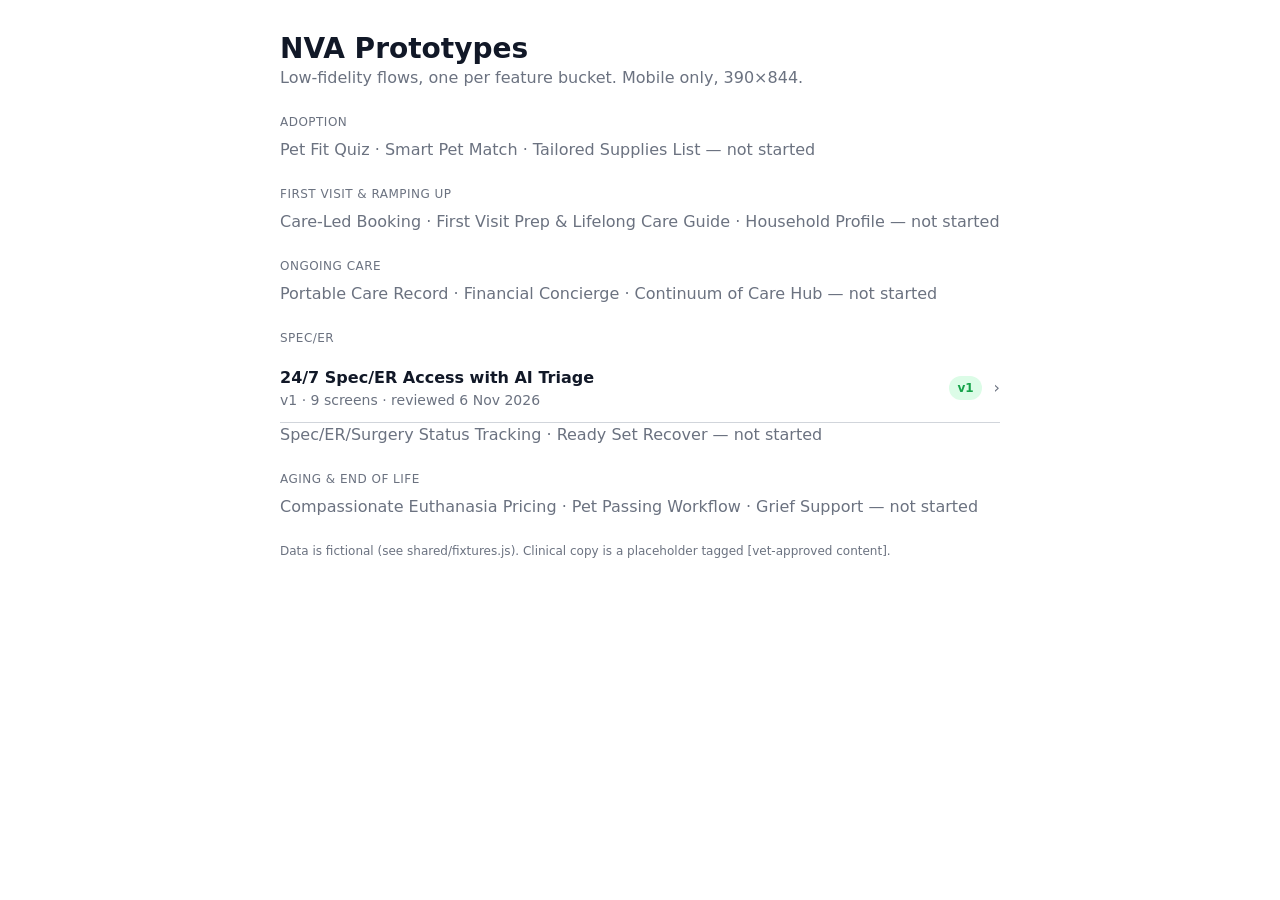
<file: index.html>
<!doctype html>
<html lang="en">
<head>
<meta charset="utf-8">
<meta name="viewport" content="width=device-width, initial-scale=1">
<title>NVA Prototypes</title>
<link rel="stylesheet" href="shared/tokens.css">
<link rel="stylesheet" href="shared/components.css">
<style>
  html, body { margin: 0; background: var(--bg); color: var(--fg); font: var(--t-body); }
  body { padding: 32px max(16px, env(safe-area-inset-left, 0px)) 64px max(16px, env(safe-area-inset-right, 0px)); }
  main { max-width: 720px; margin: 0 auto; display: flex; flex-direction: column; gap: 24px; }
  .stage-h { font: var(--t-caption); color: var(--muted); text-transform: uppercase; letter-spacing: .04em; margin-bottom: 8px; }
  a.flow { display: flex; align-items: center; gap: 12px; padding: 12px 0; border-bottom: 1px solid var(--border); color: inherit; text-decoration: none; }
  a.flow:last-child { border-bottom: 0; }
  a.flow .n { flex: 1; min-width: 0; }
  a.flow .chev { color: var(--muted); }
  .todo { color: var(--muted); }
</style>
</head>
<body>
<main>
  <div><h1>NVA Prototypes</h1><p class="muted">Low-fidelity flows, one per feature bucket. Mobile only, 390×844.</p></div>

  <section><div class="stage-h">Adoption</div>
    <div class="flow todo">Pet Fit Quiz · Smart Pet Match · Tailored Supplies List — not started</div></section>

  <section><div class="stage-h">First Visit & Ramping Up</div>
    <div class="flow todo">Care-Led Booking · First Visit Prep & Lifelong Care Guide · Household Profile — not started</div></section>

  <section><div class="stage-h">Ongoing Care</div>
    <div class="flow todo">Portable Care Record · Financial Concierge · Continuum of Care Hub — not started</div></section>

  <section><div class="stage-h">Spec/ER</div>
    <a class="flow" href="flows/spec-er/01-ai-triage/"><span class="n"><b>24/7 Spec/ER Access with AI Triage</b><div class="secondary muted">v1 · 9 screens · reviewed 6 Nov 2026</div></span><span class="chip success">v1</span><span class="chev">›</span></a>
    <div class="flow todo">Spec/ER/Surgery Status Tracking · Ready Set Recover — not started</div></section>

  <section><div class="stage-h">Aging & End of Life</div>
    <div class="flow todo">Compassionate Euthanasia Pricing · Pet Passing Workflow · Grief Support — not started</div></section>

  <p class="caption">Data is fictional (see shared/fixtures.js). Clinical copy is a placeholder tagged [vet-approved content].</p>
</main>
</body>
</html>
</file>
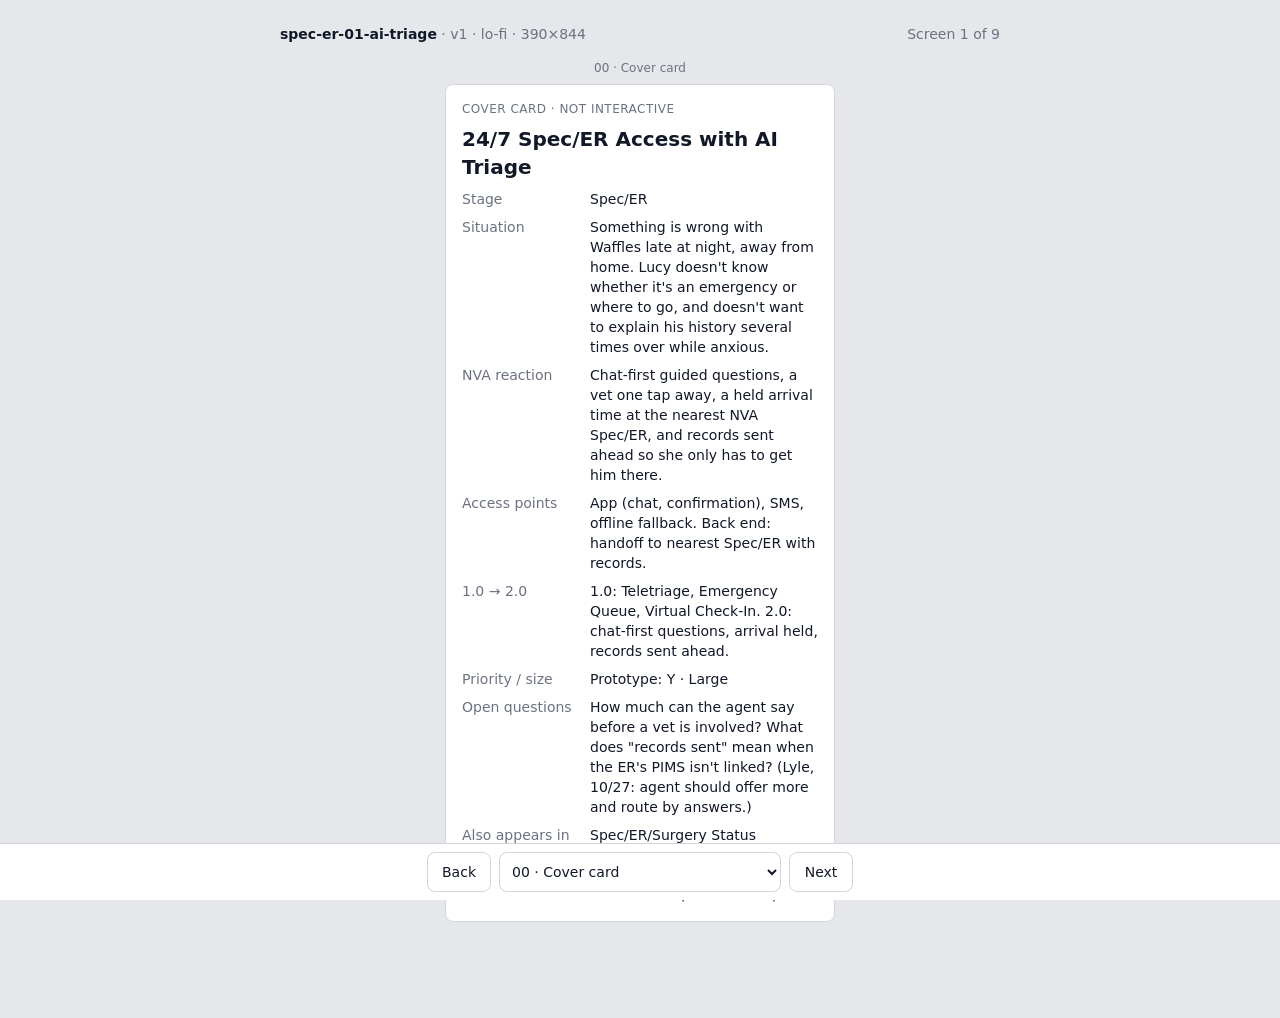
<file: flows/spec-er/01-ai-triage/index.html>
<!doctype html>
<html lang="en">
<head>
<meta charset="utf-8">
<meta name="viewport" content="width=device-width, initial-scale=1">
<title>NVA · 24/7 Spec/ER Access with AI Triage</title>
<link rel="stylesheet" href="../../../shared/tokens.css">
<link rel="stylesheet" href="../../../shared/components.css">
<style>
  /* Reviewer chrome around the phone. Not part of the design system. */
  html, body { margin: 0; background: #E5E7EB; color: var(--fg); font: var(--t-body); }
  body { min-height: 100vh; display: flex; flex-direction: column; align-items: center; gap: 16px; padding: 24px max(16px, env(safe-area-inset-left, 0px)) 96px max(16px, env(safe-area-inset-right, 0px)); }
  .meta { width: min(100%, 720px); display: flex; justify-content: space-between; align-items: baseline; gap: 16px; font: var(--t-secondary); color: var(--muted); flex-wrap: wrap; }
  .meta b { color: var(--fg); font-weight: 600; }
  .stage { width: 100%; display: flex; justify-content: center; }
  .frame-wrap { display: none; flex-direction: column; align-items: center; gap: 8px; }
  .frame-wrap.active { display: flex; }
  .frame-wrap .fname { font: var(--t-caption); color: var(--muted); }
  @media (max-width: 420px) { .phone, .frame { width: 100%; } .phone { height: auto; min-height: 700px; } }
  nav.reviewer { position: fixed; left: 0; right: 0; bottom: 0; background: var(--bg); border-top: 1px solid var(--border); padding: 8px max(16px, env(safe-area-inset-left, 0px)) calc(8px + env(safe-area-inset-bottom, 0px)) max(16px, env(safe-area-inset-right, 0px)); display: flex; align-items: center; gap: 8px; justify-content: center; }
  nav.reviewer select { height: 40px; border-radius: 8px; border: 1px solid var(--border); font: var(--t-secondary); padding: 0 8px; max-width: 60vw; background: var(--bg); color: var(--fg); }
  nav.reviewer button { height: 40px; min-width: 64px; border-radius: 8px; border: 1px solid var(--border); background: var(--bg); font: var(--t-secondary); cursor: pointer; color: var(--fg); }
  .toast { position: fixed; left: 50%; bottom: 72px; transform: translateX(-50%); background: var(--fg); color: var(--bg); padding: 8px 16px; border-radius: 8px; font: var(--t-secondary); opacity: 0; transition: opacity .2s; pointer-events: none; }
  .toast.show { opacity: 1; }
  .btn:focus-visible, .pill:focus-visible, .link:focus-visible, button:focus-visible { outline: 2px solid var(--accent); outline-offset: 2px; }
  @media (prefers-reduced-motion: reduce) { .toast { transition: none; } }
  .big { font: 600 28px/34px var(--font); }
  .get-help { height: 64px; font-size: 20px; }
</style>
</head>
<body>
<div class="meta">
  <span><b>spec-er-01-ai-triage</b> · v1 · lo-fi · 390×844</span>
  <span id="pos">Screen 1 of 9</span>
</div>

<div class="stage" id="stage"></div>

<nav class="reviewer" aria-label="Reviewer navigation">
  <button id="prev" type="button">Back</button>
  <select id="jump" aria-label="Jump to screen"></select>
  <button id="next" type="button">Next</button>
</nav>
<div class="toast" id="toast" role="status"></div>

<script src="../../../shared/fixtures.js"></script>
<script>
(function () {
  const F = window.NVA;
  const W = F.pets.waffles, L = F.household, ER = F.clinics.erAway, S = F.scenario;
  const WP = W.name.endsWith('s') ? W.name + "'" : W.name + "'s";
  const memberPrice = n => Math.round(n * (1 - L.membership.discount));
  const go = id => { location.hash = id; };
  const notInScope = () => toast("Not in scope for this flow");

  // Screen definitions. Each returns HTML for inside the phone (or a channel frame).
  const screens = [
    { id: "cover", name: "Cover card", kind: "frame", html: () => `
      <div class="kicker">Cover card · not interactive</div>
      <h2>24/7 Spec/ER Access with AI Triage</h2>
      <div class="cover"><dl>
        <dt>Stage</dt><dd>Spec/ER</dd>
        <dt>Situation</dt><dd>Something is wrong with ${W.name} late at night, away from home. ${L.name.split(" ")[0]} doesn't know whether it's an emergency or where to go, and doesn't want to explain his history several times over while anxious.</dd>
        <dt>NVA reaction</dt><dd>Chat-first guided questions, a vet one tap away, a held arrival time at the nearest NVA Spec/ER, and records sent ahead so she only has to get him there.</dd>
        <dt>Access points</dt><dd>App (chat, confirmation), SMS, offline fallback. Back end: handoff to nearest Spec/ER with records.</dd>
        <dt>1.0 → 2.0</dt><dd>1.0: Teletriage, Emergency Queue, Virtual Check-In. 2.0: chat-first questions, arrival held, records sent ahead.</dd>
        <dt>Priority / size</dt><dd>Prototype: Y · Large</dd>
        <dt>Open questions</dt><dd>How much can the agent say before a vet is involved? What does "records sent" mean when the ER's PIMS isn't linked? (Lyle, 10/27: agent should offer more and route by answers.)</dd>
        <dt>Also appears in</dt><dd>Spec/ER/Surgery Status Tracking (next), Financial Concierge (estimate), Portable Care Record (records sent).</dd>
      </dl></div>` },

    { id: "home", name: "Home · entry", kind: "phone", html: () => `
      <div class="topbar"><span class="title">Hi ${L.name.split(" ")[0]}</span><button class="action" type="button" data-nope>Account</button></div>
      <div class="card">
        <div class="row" style="border:0;padding:0;min-height:0"><div class="ph-image" style="width:56px;aspect-ratio:1;flex-shrink:0"></div>
          <div class="label"><b>${W.name}</b><div class="secondary muted">${W.breed} · 2 yrs · ${W.weightKg} kg</div></div></div>
        <div class="secondary">Next: ${W.nextVisit}</div>
      </div>
      <button class="btn btn-primary get-help" type="button" data-go="chat">Get help now</button>
      <div class="caption">Any hour. Chat with NVA, or talk to a vet.</div>
      <div class="card outlined">
        <div class="row"><span class="label">Book a visit</span><span class="chev">›</span></div>
        <div class="row"><span class="label">${WP} care record</span><span class="chev">›</span></div>
        <div class="row"><span class="label">Rewards · Level 2</span><span class="chev">›</span></div>
      </div>
      <div class="caption">${S.now} · ${S.where}</div>` },

    { id: "chat", name: "Chat · greeting", kind: "phone", html: () => `
      ${hitl()}
      <div class="topbar"><button class="back" type="button" data-go="home">‹</button><span class="title">NVA Care</span></div>
      <div class="chat">
        <div class="bubble agent">Hi Lucy, I'm NVA's care assistant. I'm not a vet, but I can get you to one. What's going on with ${W.name}?</div>
      </div>
      <div class="pills">
        <button class="pill" type="button" data-go="symptom">Something's wrong</button>
        <button class="pill" type="button" data-nope>Question about his meds</button>
        <button class="pill" type="button" data-nope>Book a visit</button>
      </div>
      <input class="input" id="chat-input-1" placeholder="Or type anything" aria-label="Message">` },

    { id: "symptom", name: "Chat · guided questions", kind: "phone", html: () => `
      ${hitl()}
      <div class="topbar"><button class="back" type="button" data-go="chat">‹</button><span class="title">NVA Care</span></div>
      <div class="chat">
        <div class="bubble user">Something's wrong</div>
        <div class="bubble agent">Okay. One question at a time. What are you noticing?</div>
        <div class="bubble user">${S.symptom}</div>
        <div class="bubble agent">Is ${W.name} alert and breathing normally?</div>
        <div class="bubble user">Yes, but he's restless</div>
        <div class="bubble agent">When did it start?</div>
      </div>
      <div class="pills">
        <button class="pill" type="button" data-go="recommend">In the last hour</button>
        <button class="pill" type="button" data-go="recommend">Earlier today</button>
        <button class="pill" type="button" data-go="recommend">A few days</button>
      </div>
      <input class="input" id="chat-input-2" placeholder="Or type anything" aria-label="Message">` },

    { id: "recommend", name: "Recommendation · nearest ER", kind: "phone", html: () => `
      ${hitl()}
      <div class="topbar"><button class="back" type="button" data-go="symptom">‹</button><span class="title">NVA Care</span></div>
      <div class="chat">
        <div class="bubble user">In the last hour</div>
        <div class="bubble agent">This should be seen tonight. <span class="caption">[vet-approved content]</span></div>
        <div class="bubble agent">The nearest NVA emergency clinic to you is open now. I can hold an arrival time and send ${WP} records ahead so you don't have to explain anything.</div>
      </div>
      <div class="card outlined">
        <b>${ER.name}</b>
        <div class="secondary muted">${ER.distance} · ${ER.hours} · ${ER.address}</div>
        <div class="secondary">Arrival time available: <b>${S.arrivalHeld}</b></div>
        <div class="secondary">ER triage fee <span class="strike">$${F.prices.erTriage}</span> <b>$${memberPrice(F.prices.erTriage)}</b> <span class="caption">Plus member</span></div>
      </div>
      <button class="btn btn-primary" type="button" data-go="confirm">Hold ${S.arrivalHeld} and send records</button>
      <div class="btn-row"><button class="btn btn-secondary" type="button" data-nope>Call the ER</button><button class="btn btn-secondary" type="button" data-nope>Other clinics</button></div>` },

    { id: "confirm", name: "Confirmation · records sent", kind: "phone", html: () => `
      <div class="topbar"><span class="title">You're set</span></div>
      <p class="big">Arrival held for ${S.arrivalHeld}</p>
      <div class="ph-map"><span class="pin" style="left:48%;top:40%"></span>Map · ${ER.distance}</div>
      <div class="card">
        <b>${ER.name}</b>
        <div class="secondary muted">${ER.address}</div>
        <div class="secondary">${ER.phone}</div>
      </div>
      <div class="card outlined">
        <div class="row"><span class="label">${WP} records sent to the clinic</span><span class="chip success">Sent</span></div>
        <div class="row"><span class="label">Clinic confirmed arrival</span><span class="chip warning">Waiting</span></div>
        <div class="caption">We've sent ${WP} records to the clinic. You'll get a text when they confirm.</div>
      </div>
      <div class="secondary">Estimate for tonight: $${memberPrice(F.prices.erTriage)} triage, then <b>$${F.prices.overnight[0]}–$${F.prices.overnight[1]}</b> if he stays overnight. <button class="link" type="button" data-nope>See ways to pay</button></div>
      <button class="btn btn-primary" type="button" data-nope>Open directions</button>
      <button class="btn btn-secondary" type="button" data-nope>Talk to a vet on the way</button>` },

    { id: "sms", name: "SMS · confirmation", kind: "frame", html: () => `
      <div class="kicker">SMS · sent on confirmation</div>
      <div class="sms"><div class="caption">NVA · 11:49 PM</div>NVA: ${WP} arrival at ${ER.name} is held for ${S.arrivalHeld}. Records sent. Directions: nva.co/d/8k2. Reply VET to talk to a vet.</div>
      <div class="caption">Channel: SMS. Also pushed to app. 154 characters.</div>` },

    { id: "offline", name: "Fallback · no connectivity", kind: "phone", html: () => `
      <div class="banner warning">You're offline. Showing what we saved before you lost signal.</div>
      <div class="topbar"><span class="title">Your plan for tonight</span></div>
      <div class="card">
        <b>${ER.name}</b>
        <div class="secondary muted">${ER.address}</div>
        <div class="secondary">Arrival held for <b>${S.arrivalHeld}</b> · records sent</div>
      </div>
      <button class="btn btn-primary" type="button" data-nope>Call ${ER.phone}</button>
      <div class="card outlined">
        <div class="row"><span class="label">${WP} record (saved copy)</span><span class="chev">›</span></div>
        <div class="row"><span class="label">Show QR to the clinic</span><span class="chev">›</span></div>
      </div>
      <div class="caption">Chat and live updates will resume when you're back online. Toggle: connectivity = off.</div>` },

    { id: "exit", name: "Exit · what changed", kind: "phone", html: () => `
      <div class="topbar"><span class="title">${WP} record</span></div>
      <div class="card outlined">
        <div class="row"><span class="label">ER visit in progress</span><span class="chip success">Live</span></div>
        <div class="caption">Continues in: Spec/ER/Surgery Status Tracking</div>
      </div>
      <div class="tl">
        <div class="tl-row"><div class="tl-icon">ER</div><div class="tl-body"><div class="caption">18 Oct 2026 · 11:49 PM</div>ER visit started at ${ER.name}. Records sent ahead. Reason: ${S.symptom.toLowerCase()}.</div></div>
        ${W.timeline.map(t => `<div class="tl-row"><div class="tl-icon">${t.icon}</div><div class="tl-body"><div class="caption">${t.date}</div>${t.text}</div></div>`).join("")}
      </div>
      <div class="card"><b>What changed</b><div class="secondary">New timeline entry · arrival held at the ER · records shared with ${ER.name} · a Financial Concierge estimate attached.</div></div>` },
  ];

  function hitl() {
    return `<div class="hitl"><button class="btn btn-secondary" type="button" data-nope>Talk to a vet now</button></div>`;
  }

  // Render
  const stage = document.getElementById("stage");
  const jump = document.getElementById("jump");
  screens.forEach((s, i) => {
    const wrap = document.createElement("div");
    wrap.className = "frame-wrap"; wrap.id = "wrap-" + s.id;
    const name = `<div class="fname">${String(i).padStart(2, "0")} · ${s.name}</div>`;
    if (s.kind === "phone") {
      wrap.innerHTML = `${name}<div class="phone"><div class="statusbar"><span>11:4${i} PM</span><i></i></div><div class="screen">${s.html()}</div><div class="homebar"><i></i></div></div>`;
    } else {
      wrap.innerHTML = `${name}<div class="frame">${s.html()}</div>`;
    }
    stage.appendChild(wrap);
    const o = document.createElement("option"); o.value = s.id; o.textContent = `${String(i).padStart(2, "0")} · ${s.name}`; jump.appendChild(o);
  });

  let idx = 0;
  function show(id) {
    const i = Math.max(0, screens.findIndex(s => s.id === id));
    idx = i;
    document.querySelectorAll(".frame-wrap").forEach(w => w.classList.remove("active"));
    document.getElementById("wrap-" + screens[i].id).classList.add("active");
    document.getElementById("pos").textContent = `Screen ${i + 1} of ${screens.length}`;
    jump.value = screens[i].id;
    window.scrollTo({ top: 0 });
  }
  document.getElementById("prev").addEventListener("click", () => go(screens[Math.max(0, idx - 1)].id));
  document.getElementById("next").addEventListener("click", () => go(screens[Math.min(screens.length - 1, idx + 1)].id));
  jump.addEventListener("change", e => go(e.target.value));
  stage.addEventListener("click", e => {
    const t = e.target.closest("[data-go],[data-nope],.row");
    if (!t) return;
    if (t.dataset.go) go(t.dataset.go);
    else notInScope();
  });
  window.addEventListener("hashchange", () => show(location.hash.slice(1)));
  show(location.hash.slice(1) || screens[0].id);

  let tt;
  function toast(msg) { const el = document.getElementById("toast"); el.textContent = msg; el.classList.add("show"); clearTimeout(tt); tt = setTimeout(() => el.classList.remove("show"), 1400); }
})();
</script>
</body>
</html>
</file>
<file: shared/tokens.css>
/* NVA lo-fi design system — tokens. Source of truth: skills/nva-lofi-design-system */
:root {
  --bg: #FFFFFF;
  --surface: #F3F4F6;
  --border: #D1D5DB;
  --fg: #111827;
  --muted: #6B7280;
  --accent: #2563EB;
  --accent-fg: #FFFFFF;
  --success: #16A34A;
  --warning: #D97706;
  --error: #DC2626;

  --font: Inter, -apple-system, BlinkMacSystemFont, "Segoe UI", Roboto, system-ui, sans-serif;
  --t-title: 600 28px/34px var(--font);
  --t-heading: 600 20px/28px var(--font);
  --t-body: 400 16px/24px var(--font);
  --t-secondary: 400 14px/20px var(--font);
  --t-caption: 400 12px/16px var(--font);

  --s1: 4px; --s2: 8px; --s3: 16px; --s4: 24px; --s5: 32px;
  --radius: 8px;
  --control-h: 48px;

  --canvas-w: 390px;
  --canvas-h: 844px;
  color-scheme: light;
}
</file>
<file: shared/components.css>
/* NVA lo-fi design system — components. Only these are allowed on screens. */
* { box-sizing: border-box; }

/* Phone canvas */
.phone {
  width: var(--canvas-w); height: var(--canvas-h);
  background: var(--bg); color: var(--fg); font: var(--t-body);
  border: 1px solid var(--border); border-radius: 24px;
  display: flex; flex-direction: column; overflow: hidden; position: relative;
}
.statusbar { height: 44px; display: flex; align-items: center; justify-content: space-between; padding: 0 var(--s4); font: var(--t-secondary); color: var(--muted); }
.statusbar i { display: block; width: 56px; height: 8px; background: var(--border); border-radius: 4px; }
.homebar { height: 24px; display: flex; align-items: center; justify-content: center; }
.homebar i { display: block; width: 120px; height: 5px; background: var(--border); border-radius: 3px; }
.screen { flex: 1; overflow-y: auto; padding: 0 var(--s3) var(--s3); display: flex; flex-direction: column; gap: var(--s3); min-height: 0; }
.screen > * { flex-shrink: 0; }

/* Top bar */
.topbar { display: flex; align-items: center; gap: var(--s2); min-height: 48px; font: var(--t-heading); }
.topbar .back { width: 32px; height: 32px; border: 0; background: none; font: var(--t-heading); color: var(--fg); cursor: pointer; padding: 0; text-align: left; }
.topbar .title { flex: 1; min-width: 0; }
.topbar .action { font: var(--t-secondary); color: var(--accent); background: none; border: 0; cursor: pointer; }

/* Text */
h1 { font: var(--t-title); margin: 0; text-wrap: balance; }
h2 { font: var(--t-heading); margin: 0; }
p { margin: 0; }
.muted { color: var(--muted); }
.secondary { font: var(--t-secondary); }
.caption { font: var(--t-caption); color: var(--muted); }
.strike { text-decoration: line-through; color: var(--muted); }

/* Buttons */
.btn { height: var(--control-h); border-radius: var(--radius); font: 600 16px/24px var(--font); padding: 0 var(--s3); cursor: pointer; width: 100%; display: inline-flex; align-items: center; justify-content: center; gap: var(--s2); border: 1px solid transparent; }
.btn-primary { background: var(--accent); color: var(--accent-fg); }
.btn-secondary { background: var(--bg); color: var(--fg); border-color: var(--border); }
.btn-row { display: flex; gap: var(--s2); }
.btn-row .btn { width: auto; flex: 1; }
.link { background: none; border: 0; padding: 0; color: var(--accent); font: var(--t-body); cursor: pointer; text-align: left; }

/* Card and list */
.card { background: var(--surface); border-radius: var(--radius); padding: var(--s3); display: flex; flex-direction: column; gap: var(--s2); }
.card.outlined { background: var(--bg); border: 1px solid var(--border); }
.row { display: flex; align-items: center; gap: var(--s2); min-height: 48px; padding: var(--s2) 0; border-bottom: 1px solid var(--border); }
.row:last-child { border-bottom: 0; }
.row .label { flex: 1; min-width: 0; }
.row .value { color: var(--muted); font: var(--t-secondary); }
.row .chev { color: var(--muted); }

/* Inputs */
.input { height: var(--control-h); border: 1px solid var(--border); border-radius: var(--radius); padding: 0 var(--s3); font: var(--t-body); width: 100%; background: var(--bg); }

/* Status chip */
.chip { display: inline-flex; align-items: center; height: 24px; padding: 0 var(--s2); border-radius: 12px; font: 600 12px/16px var(--font); background: var(--surface); color: var(--fg); }
.chip.success { background: #DCFCE7; color: var(--success); }
.chip.warning { background: #FEF3C7; color: var(--warning); }
.chip.error { background: #FEE2E2; color: var(--error); }

/* Chat */
.chat { display: flex; flex-direction: column; gap: var(--s2); }
.bubble { max-width: 85%; padding: var(--s2) var(--s3); border-radius: var(--radius); font: var(--t-body); }
.bubble.agent { background: var(--surface); align-self: flex-start; }
.bubble.user { background: var(--accent); color: var(--accent-fg); align-self: flex-end; }
.pills { display: flex; flex-wrap: wrap; gap: var(--s2); }
.pill { height: 36px; padding: 0 var(--s3); border-radius: 18px; border: 1px solid var(--accent); color: var(--accent); background: var(--bg); font: var(--t-secondary); cursor: pointer; }

/* Timeline */
.tl { display: flex; flex-direction: column; }
.tl-row { display: flex; gap: var(--s2); align-items: flex-start; padding: var(--s2) 0; border-bottom: 1px solid var(--border); }
.tl-row:last-child { border-bottom: 0; }
.tl-icon { width: 32px; height: 32px; border-radius: 16px; background: var(--surface); display: flex; align-items: center; justify-content: center; font: var(--t-caption); color: var(--muted); flex-shrink: 0; }
.tl-body { flex: 1; min-width: 0; }

/* Placeholders */
.ph-image, .ph-map { background: var(--surface); border: 1px solid var(--border); border-radius: var(--radius); position: relative; display: flex; align-items: flex-end; padding: var(--s2); font: var(--t-caption); color: var(--muted); overflow: hidden; }
.ph-image { aspect-ratio: 16/9; }
.ph-image::before, .ph-image::after { content: ""; position: absolute; left: 0; right: 0; top: 50%; border-top: 1px solid var(--border); }
.ph-image::before { transform: rotate(20deg); } .ph-image::after { transform: rotate(-20deg); }
.ph-map { height: 140px; }
.ph-map .pin { position: absolute; width: 12px; height: 12px; border-radius: 6px; background: var(--accent); }

/* Banner */
.banner { padding: var(--s2) var(--s3); border-radius: var(--radius); font: var(--t-secondary); }
.banner.warning { background: #FEF3C7; color: #92400E; }

/* Sticky human-in-the-loop action */
.hitl { position: sticky; top: 0; z-index: 2; background: var(--bg); padding: var(--s2) 0; }

/* Non-app channel frames */
.frame { width: var(--canvas-w); background: var(--bg); color: var(--fg); font: var(--t-body); border: 1px solid var(--border); border-radius: var(--radius); padding: var(--s3); display: flex; flex-direction: column; gap: var(--s2); }
.frame .kicker { font: var(--t-caption); color: var(--muted); text-transform: uppercase; letter-spacing: 0.04em; }
.sms { background: var(--surface); border-radius: var(--radius); padding: var(--s2) var(--s3); }
.sheet { background: var(--bg); border: 1px solid var(--border); padding: var(--s3); display: flex; flex-direction: column; gap: var(--s2); aspect-ratio: 210/297; width: 100%; position: relative; }
.qr { width: 72px; height: 72px; border: 1px solid var(--border); background: repeating-linear-gradient(90deg, var(--border) 0 4px, transparent 4px 8px), repeating-linear-gradient(0deg, var(--border) 0 4px, transparent 4px 8px); background-blend-mode: multiply; position: absolute; right: var(--s3); bottom: var(--s3); }

/* Cover card (non-interactive first frame) */
.cover { gap: var(--s3); }
.cover dl { display: grid; grid-template-columns: 112px 1fr; gap: var(--s2) var(--s3); margin: 0; font: var(--t-secondary); }
.cover dt { color: var(--muted); } .cover dd { margin: 0; }
</file>
